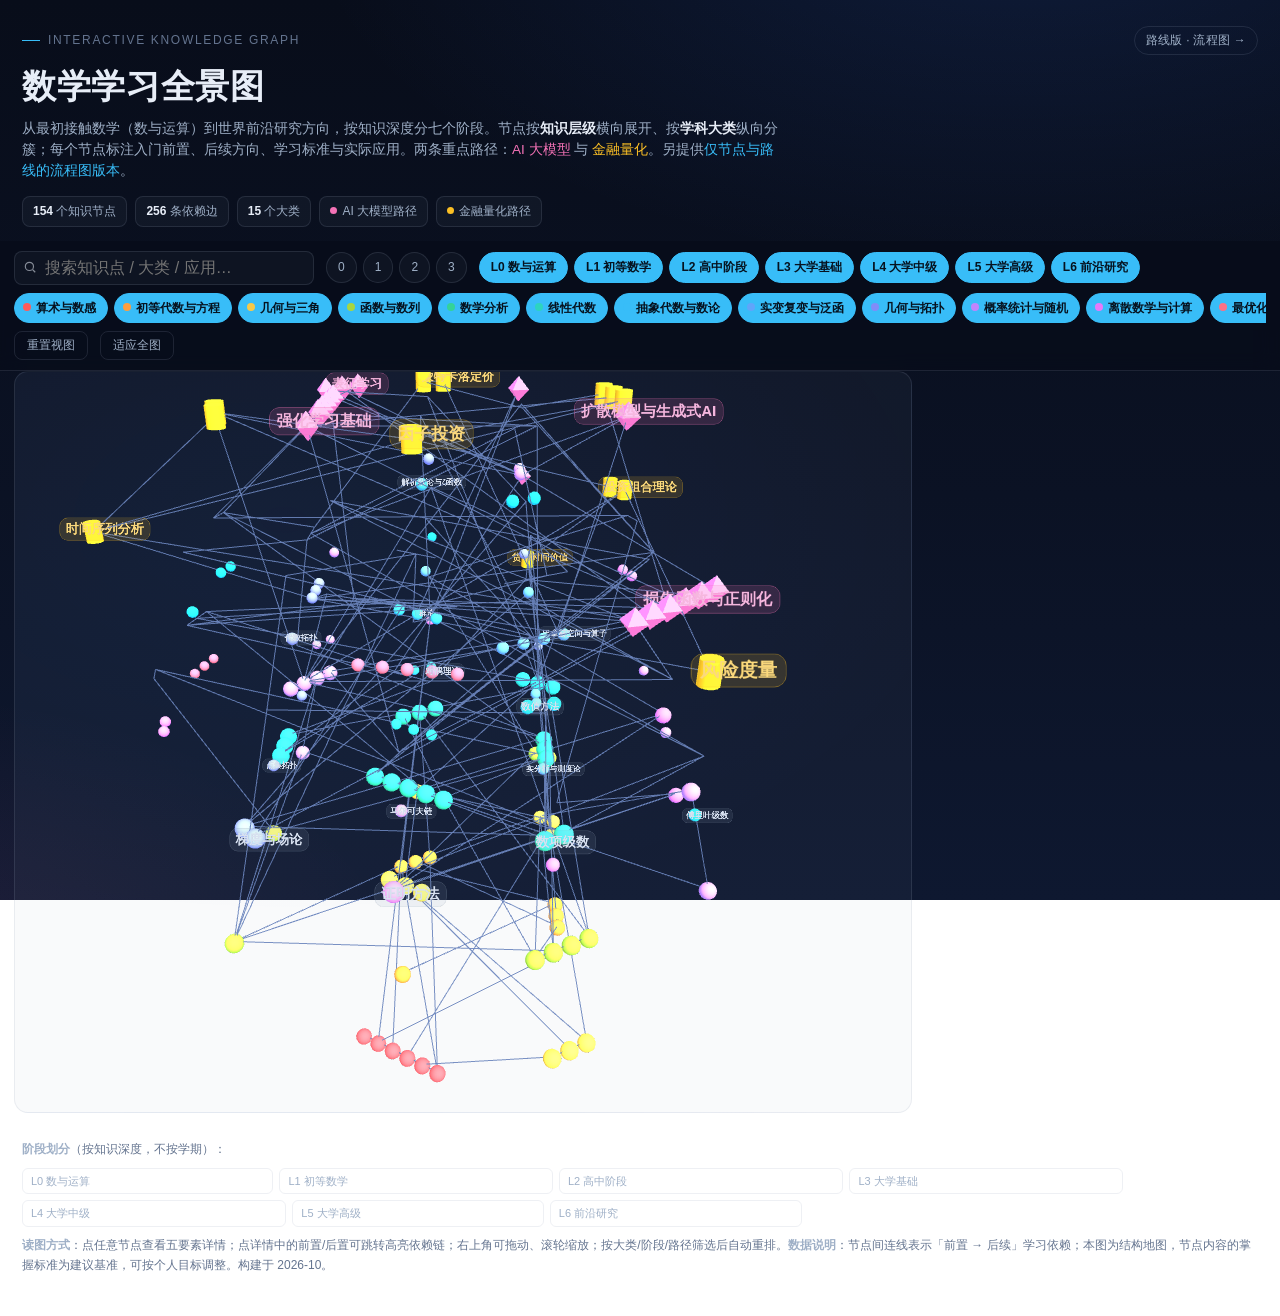
<file: index.html>
<!DOCTYPE html>
<html lang="zh-CN">
<head>
  <meta charset="utf-8">
  <meta name="viewport" content="width=device-width, initial-scale=1">
  <title>数学学习全景图</title>
  <link rel="icon" href="data:image/svg+xml,%3Csvg xmlns=%22http://www.w3.org/2000/svg%22 viewBox=%220 0 64 64%22%3E%3Crect width=%2264%22 height=%2264%22 rx=%2214%22 fill=%22%230B1220%22/%3E%3Cpath d=%22M32 10 L52 46 L12 46 Z%22 fill=%22none%22 stroke=%22%2338BDF8%22 stroke-width=%224%22 stroke-linejoin=%22round%22/%3E%3Ccircle cx=%2232%22 cy=%2210%22 r=%224%22 fill=%22%23F472B6%22/%3E%3Ccircle cx=%2252%22 cy=%2246%22 r=%224%22 fill=%22%23FBBF24%22/%3E%3Ccircle cx=%2212%22 cy=%2246%22 r=%224%22 fill=%22%2334D399%22/%3E%3C/svg%3E">
  <meta name="description" content="数学学习全景地图：154 个知识节点、256 条前置依赖、15 个大类、L0–L6 七个知识阶段，覆盖从数感到世界前沿，重点标注 AI 大模型与金融量化两条路径。">
  <link rel="stylesheet" href="style.css">
</head>
<body>
<header>
  <div class="kicker">INTERACTIVE KNOWLEDGE GRAPH
    <nav class="navlinks">
      <a class="navlink" href="route.html">路线版 · 流程图 →</a>
    </nav>
  </div>
  <h1>数学学习全景图</h1>
  <div class="sub">从最初接触数学（数与运算）到世界前沿研究方向，按知识深度分七个阶段。节点按<strong style="color:var(--txt)">知识层级</strong>横向展开、按<strong style="color:var(--txt)">学科大类</strong>纵向分簇；每个节点标注入门前置、后续方向、学习标准与实际应用。两条重点路径：<span style="color:#F472B6">AI 大模型</span> 与 <span style="color:#FBBF24">金融量化</span>。另提供<a href="route.html" style="color:var(--accent);text-decoration:none">仅节点与路线的流程图版本</a>。</div>
  <div class="stats" id="stats"></div>
</header>

<div class="controls">
  <div class="ctrl-inner">
    <div class="search">
      <svg width="14" height="14" viewBox="0 0 24 24" fill="none" stroke="currentColor" stroke-width="2"><circle cx="11" cy="11" r="7"/><path d="M21 21l-4.3-4.3"/></svg>
      <input id="q" type="text" placeholder="搜索知识点 / 大类 / 应用…" autocomplete="off">
    </div>
    <div class="chiprow" id="branchRow"></div>
    <div class="chiprow" id="levelRow"></div>
    <div class="chiprow" id="catRow"></div>
    <button class="btn" id="resetBtn">重置视图</button>
    <button class="btn" id="fitBtn">适应全图</button>
  </div>
</div>

<main class="stage">
  <div id="chart" role="img" aria-label="数学知识依赖关系网络图"></div>
  <aside id="detail"></aside>
</main>

<footer>
  <div><b>阶段划分</b>（按知识深度，不按学期）：</div>
  <div class="lv-bar" id="lvBar"></div>
  <div style="margin-top:8px"><b>读图方式</b>：点任意节点查看五要素详情；点详情中的前置/后置可跳转高亮依赖链；右上角可拖动、滚轮缩放；按大类/阶段/路径筛选后自动重排。<b>数据说明</b>：节点间连线表示「前置 → 后续」学习依赖；本图为结构地图，节点内容的掌握标准为建议基准，可按个人目标调整。构建于 2026-10。</div>
</footer>
  <script src="lib/three.min.js"></script>
  <script src="lib/OrbitControls.js"></script>
  <script src="app.js"></script>
</body>
</html>
</file>
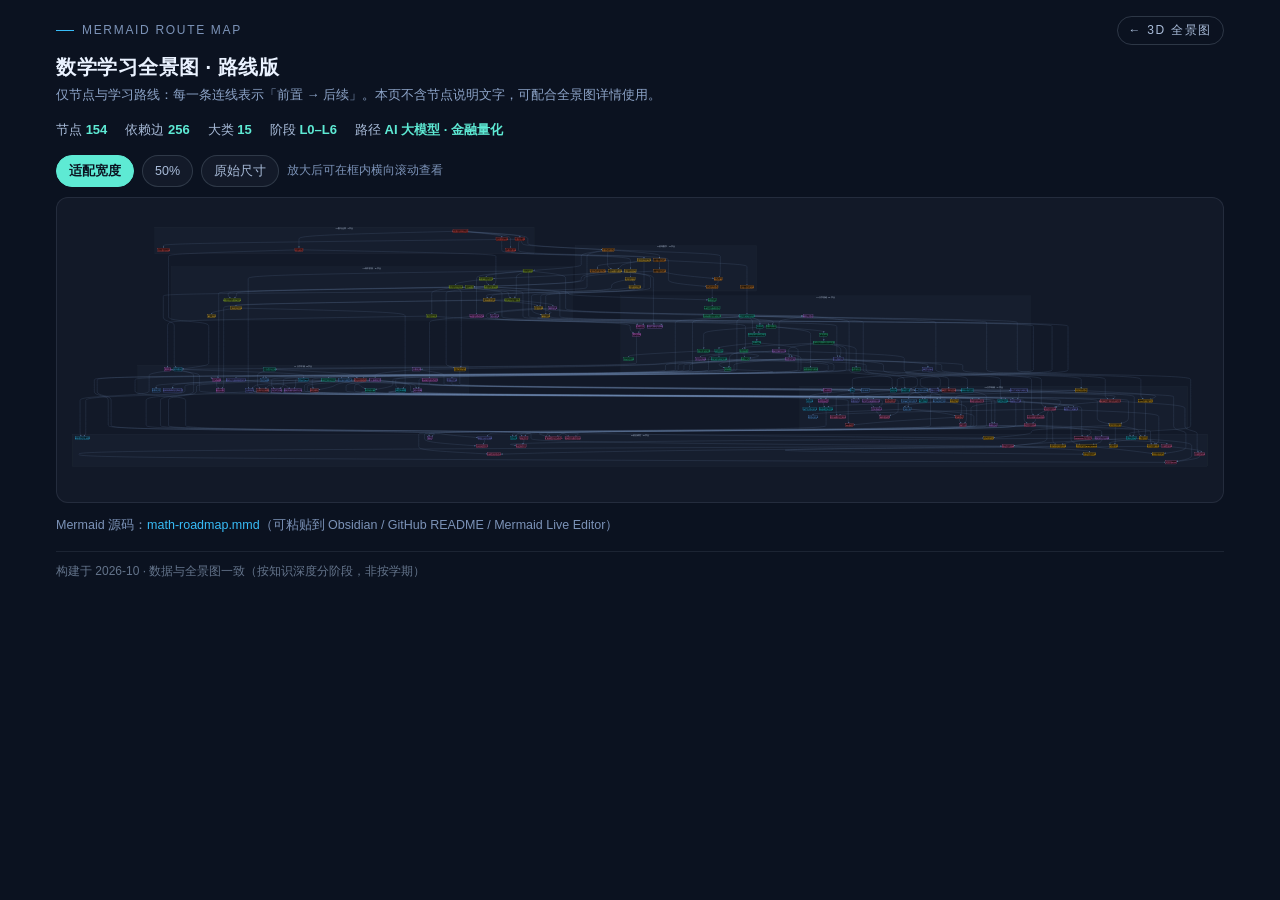
<file: route.html>
<!DOCTYPE html>
<html lang="zh-CN">
<head>
<meta charset="utf-8">
<meta name="viewport" content="width=device-width, initial-scale=1">
<title>数学学习全景图 · 路线版</title>
<meta name="description" content="数学知识依赖路线图（Mermaid 流程图）：154 个节点、256 条前置→后续依赖、15 个大类、L0–L6 七个阶段，仅含节点与路线。">
<link rel="icon" href="data:image/svg+xml,%3Csvg xmlns=%22http://www.w3.org/2000/svg%22 viewBox=%220 0 64 64%22%3E%3Crect width=%2264%22 height=%2264%22 rx=%2214%22 fill=%22%230B1220%22/%3E%3Cpath d=%22M32 10 L52 46 L12 46 Z%22 fill=%22none%22 stroke=%22%2338BDF8%22 stroke-width=%224%22 stroke-linejoin=%22round%22/%3E%3Ccircle cx=%2232%22 cy=%2210%22 r=%224%22 fill=%22%23F472B6%22/%3E%3Ccircle cx=%2252%22 cy=%2246%22 r=%224%22 fill=%22%23FBBF24%22/%3E%3Ccircle cx=%2212%22 cy=%2246%22 r=%224%22 fill=%22%2334D399%22/%3E%3C/svg%3E">
<style>
  *{box-sizing:border-box}
  html,body{margin:0;padding:0}
  body{
    background:#0B1220;color:#D8E1F0;
    font-family:-apple-system,"PingFang SC","Microsoft YaHei",sans-serif;
    font-size:14px;line-height:1.6;
  }
  .wrap{max-width:1200px;margin:0 auto;padding:16px}
  header h1{font-size:20px;margin:0 0 2px;letter-spacing:.5px;color:#EAF2FF}
  header p{margin:0 0 14px;color:#8CA3C7;font-size:13px}
  .meta{display:flex;flex-wrap:wrap;gap:8px 18px;margin:0 0 14px;font-size:13px;color:#A9BCD9}
  .meta b{color:#5EEAD4;font-weight:600}
  .stage{
    background:rgba(148,163,184,.05);
    border:1px solid rgba(148,163,184,.14);
    border-radius:12px;
    overflow:auto;
    padding:14px;
    -webkit-overflow-scrolling:touch;
    touch-action:pan-x pan-y;
  }
  .stage .mermaid{
    width:max-content;
    min-width:0;
    text-align:left;
  }
  .stage svg{max-width:none !important}
  .src-note{
    margin-top:12px;color:#7C93B8;font-size:12.5px;
  }
  .src-note a{color:#38BDF8;text-decoration:none}
  footer{margin-top:16px;color:#64748B;font-size:12px;border-top:1px solid rgba(148,163,184,.12);padding-top:10px}
  .kicker{font-size:12px;letter-spacing:.14em;color:#7C93B8;display:flex;align-items:center;gap:8px;margin-bottom:6px}
  .kicker::before{content:"";width:18px;height:1px;background:#38BDF8}
  .navlinks{margin-left:auto;display:flex;gap:8px}
  .navlink{font-size:12px;color:#A9BCD9;text-decoration:none;border:1px solid rgba(148,163,184,.25);border-radius:999px;padding:4px 11px;white-space:nowrap;transition:all .18s}
  .navlink:hover{color:#EAF2FF;border-color:rgba(56,189,248,.55);background:rgba(56,189,248,.08)}
  .zoombar{display:flex;align-items:center;gap:8px;margin:0 0 10px;flex-wrap:wrap}
  .zbtn{
    font:inherit;font-size:12.5px;color:#A9BCD9;background:rgba(148,163,184,.06);
    border:1px solid rgba(148,163,184,.22);border-radius:999px;padding:5px 12px;cursor:pointer;
    transition:all .18s;
  }
  .zbtn:hover{color:#EAF2FF;border-color:rgba(56,189,248,.5)}
  .zbtn.active{color:#0B1220;background:#5EEAD4;border-color:#5EEAD4;font-weight:600}
  .zhint{font-size:12px;color:#7C93B8}
  #err{display:none;position:sticky;top:0;background:#2B1016;color:#FFE4E6;border:1px solid rgba(248,113,113,.5);border-radius:10px;padding:14px 16px;margin:0 0 12px;font-size:14px;line-height:1.7;white-space:pre-wrap;z-index:50}
</style>
</head>
<body>
<div class="wrap">
  <header>
    <div class="kicker">MERMAID ROUTE MAP<nav class="navlinks"><a class="navlink" href="index.html">← 3D 全景图</a></nav></div>
    <h1>数学学习全景图 · 路线版</h1>
    <p>仅节点与学习路线：每一条连线表示「前置 → 后续」。本页不含节点说明文字，可配合全景图详情使用。</p>
  </header>
  <div class="meta">
    <span>节点 <b>154</b></span>
    <span>依赖边 <b>256</b></span>
    <span>大类 <b>15</b></span>
    <span>阶段 <b>L0–L6</b></span>
    <span>路径 <b>AI 大模型 · 金融量化</b></span>
  </div>
  <div class="zoombar" id="zoombar">
    <button data-z="fit" class="zbtn active">适配宽度</button>
    <button data-z="half" class="zbtn">50%</button>
    <button data-z="full" class="zbtn">原始尺寸</button>
    <span class="zhint">放大后可在框内横向滚动查看</span>
  </div>
  <div id="err">Mermaid 渲染失败，请刷新页面重试；也可直接使用 math-roadmap.mmd 源码。</div>
  <div class="stage">
<pre class="mermaid">

flowchart TD
  %% 数学学习全景图 · 无说明路线版（154 节点 / 256 边 / 15 大类 / L0-L6）
  classDef cat0 fill:#230C0C,stroke:#FF5B5B,stroke-width:1.2px,color:#FF5B5B
  classDef cat1 fill:#231608,stroke:#FF9E3D,stroke-width:1.2px,color:#FF9E3D
  classDef cat2 fill:#221C0A,stroke:#F7C948,stroke-width:1.2px,color:#F7C948
  classDef cat3 fill:#171D08,stroke:#A8D640,stroke-width:1.2px,color:#A8D640
  classDef cat4 fill:#071D15,stroke:#34D399,stroke-width:1.2px,color:#34D399
  classDef cat5 fill:#061D1A,stroke:#2DD4BF,stroke-width:1.2px,color:#2DD4BF
  classDef cat6 fill:#071A22,stroke:#38BDF8,stroke-width:1.2px,color:#38BDF8
  classDef cat7 fill:#0D1723,stroke:#60A5FA,stroke-width:1.2px,color:#60A5FA
  classDef cat8 fill:#121322,stroke:#818CF8,stroke-width:1.2px,color:#818CF8
  classDef cat9 fill:#1A1223,stroke:#C084FC,stroke-width:1.2px,color:#C084FC
  classDef cat10 fill:#201022,stroke:#E879F9,stroke-width:1.2px,color:#E879F9
  classDef cat11 fill:#230F12,stroke:#FB7185,stroke-width:1.2px,color:#FB7185
  classDef cat12 fill:#041D21,stroke:#22D3EE,stroke-width:1.2px,color:#22D3EE
  classDef cat13 fill:#220F19,stroke:#F472B6,stroke-width:1.2px,color:#F472B6
  classDef cat14 fill:#231A05,stroke:#FBBF24,stroke-width:1.2px,color:#FBBF24
  subgraph L0[&quot;L0 数与运算 · 6 节点&quot;]
    num-natural[&quot;自然数与四则运算&quot;]
    fraction-decimal[&quot;分数与小数&quot;]
    ratio-percent[&quot;百分数与比例&quot;]
    neg-number[&quot;负数与数轴&quot;]
    power-root[&quot;幂与根式&quot;]
    geometry-intro[&quot;几何图形认知&quot;]
  end
  class num-natural cat0;
  class fraction-decimal cat0;
  class ratio-percent cat0;
  class neg-number cat0;
  class power-root cat0;
  class geometry-intro cat0;
  subgraph L1[&quot;L1 初等数学 · 12 节点&quot;]
    algebra-basic[&quot;代数式与整式&quot;]
    linear-eq[&quot;一元一次方程&quot;]
    linear-system[&quot;二元一次方程组&quot;]
    quadratic-eq[&quot;一元二次方程&quot;]
    inequality[&quot;不等式与不等式组&quot;]
    factorization[&quot;因式分解&quot;]
    rational-expression[&quot;分式与有理式&quot;]
    plane-geometry[&quot;平面几何基础&quot;]
    congruent-similar[&quot;全等与相似&quot;]
    circle-geo[&quot;圆与圆幂定理&quot;]
    number-line-coord[&quot;平面直角坐标系&quot;]
    linear-func[&quot;一次函数与图像&quot;]
  end
  class algebra-basic cat1;
  class linear-eq cat1;
  class linear-system cat1;
  class quadratic-eq cat1;
  class inequality cat1;
  class factorization cat1;
  class rational-expression cat1;
  class plane-geometry cat2;
  class congruent-similar cat2;
  class circle-geo cat2;
  class number-line-coord cat2;
  class linear-func cat2;
  subgraph L2[&quot;L2 高中阶段 · 16 节点&quot;]
    trig-basic[&quot;三角函数初步&quot;]
    trig-identity[&quot;三角恒等变换&quot;]
    solve-triangle[&quot;解三角形&quot;]
    vector-basic[&quot;平面向量&quot;]
    analytic-geo[&quot;解析几何&quot;]
    quadratic-func[&quot;二次函数&quot;]
    set-map[&quot;集合与映射&quot;]
    func-concept[&quot;函数概念与性质&quot;]
    exponent-log[&quot;指数与对数函数&quot;]
    func-analysis[&quot;函数综合与图像变换&quot;]
    sequence[&quot;数列与等差等比&quot;]
    induction[&quot;数学归纳法&quot;]
    permute-combine[&quot;排列组合与二项式&quot;]
    prob-basic[&quot;概率初步&quot;]
    stat-basic[&quot;统计初步&quot;]
    logic-proposition[&quot;命题与谓词逻辑&quot;]
  end
  class trig-basic cat2;
  class trig-identity cat2;
  class solve-triangle cat2;
  class vector-basic cat2;
  class analytic-geo cat2;
  class quadratic-func cat3;
  class set-map cat3;
  class func-concept cat3;
  class exponent-log cat3;
  class func-analysis cat3;
  class sequence cat3;
  class induction cat3;
  class permute-combine cat3;
  class prob-basic cat9;
  class stat-basic cat9;
  class logic-proposition cat10;
  subgraph L3[&quot;L3 大学基础 · 28 节点&quot;]
    limit-basic[&quot;极限初步&quot;]
    limit-epsilon[&quot;ε-δ语言与极限理论&quot;]
    continuity[&quot;连续函数与介值定理&quot;]
    derivative-basic[&quot;导数与微分&quot;]
    mean-value[&quot;微分中值定理&quot;]
    lhopital[&quot;洛必达法则&quot;]
    taylor[&quot;泰勒公式&quot;]
    func-extreme[&quot;函数极值与最值&quot;]
    integral-basic[&quot;不定积分&quot;]
    definite-integral[&quot;定积分与微积分基本定理&quot;]
    improper-integral[&quot;反常积分&quot;]
    series-basic[&quot;数项级数&quot;]
    power-series[&quot;幂级数&quot;]
    linear-algebra[&quot;线性方程组与矩阵&quot;]
    determinant[&quot;行列式&quot;]
    matrix-rank[&quot;矩阵的秩与线性相关&quot;]
    vector-space[&quot;向量空间&quot;]
    linear-map[&quot;线性变换&quot;]
    eigen[&quot;特征值与特征向量&quot;]
    multivariable-calc[&quot;多元微积分&quot;]
    gradient-vector[&quot;梯度与场论&quot;]
    prob-axiom[&quot;概率公理化&quot;]
    random-var[&quot;随机变量与分布&quot;]
    common-dist[&quot;常见分布族&quot;]
    expectation[&quot;期望与方差&quot;]
    data-viz[&quot;数据可视化与探索&quot;]
    proof-methods[&quot;证明方法&quot;]
    graphtheory-basic[&quot;图论基础&quot;]
  end
  class limit-basic cat4;
  class limit-epsilon cat4;
  class continuity cat4;
  class derivative-basic cat4;
  class mean-value cat4;
  class lhopital cat4;
  class taylor cat4;
  class func-extreme cat4;
  class integral-basic cat4;
  class definite-integral cat4;
  class improper-integral cat4;
  class series-basic cat4;
  class power-series cat4;
  class linear-algebra cat5;
  class determinant cat5;
  class matrix-rank cat5;
  class vector-space cat5;
  class linear-map cat5;
  class eigen cat5;
  class multivariable-calc cat8;
  class gradient-vector cat8;
  class prob-axiom cat9;
  class random-var cat9;
  class common-dist cat9;
  class expectation cat9;
  class data-viz cat9;
  class proof-methods cat10;
  class graphtheory-basic cat10;
  subgraph L4[&quot;L4 大学中级 · 26 节点&quot;]
    quadratic-form[&quot;二次型与正定&quot;]
    inner-product[&quot;内积空间与正交&quot;]
    svd[&quot;奇异值分解&quot;]
    number-theory-basic[&quot;初等数论&quot;]
    modular-crypto[&quot;同余与RSA&quot;]
    real-analysis[&quot;实分析与测度论&quot;]
    complex-analysis[&quot;复变函数&quot;]
    residue[&quot;留数定理&quot;]
    multiple-integral[&quot;重积分与曲线曲面积分&quot;]
    stokes[&quot;格林高斯斯托克斯定理&quot;]
    ode-basic[&quot;常微分方程&quot;]
    topology-basic[&quot;点集拓扑&quot;]
    law-large-num[&quot;大数定律&quot;]
    clt[&quot;中心极限定理&quot;]
    joint-dist[&quot;随机向量与条件分布&quot;]
    markov-chain[&quot;马尔可夫链&quot;]
    statistics-infer[&quot;统计推断&quot;]
    graphalgo[&quot;图算法&quot;]
    combin-counting[&quot;组合计数&quot;]
    generating-func[&quot;生成函数&quot;]
    automata[&quot;自动机与形式语言&quot;]
    optimization-basic[&quot;优化问题建模&quot;]
    convex-basic[&quot;凸集与凸函数&quot;]
    linear-program[&quot;线性规划&quot;]
    fourier-series[&quot;傅里叶级数&quot;]
    time-value[&quot;货币时间价值&quot;]
  end
  class quadratic-form cat5;
  class inner-product cat5;
  class svd cat5;
  class number-theory-basic cat6;
  class modular-crypto cat6;
  class real-analysis cat7;
  class complex-analysis cat7;
  class residue cat7;
  class multiple-integral cat8;
  class stokes cat8;
  class ode-basic cat8;
  class topology-basic cat8;
  class law-large-num cat9;
  class clt cat9;
  class joint-dist cat9;
  class markov-chain cat9;
  class statistics-infer cat9;
  class graphalgo cat10;
  class combin-counting cat10;
  class generating-func cat10;
  class automata cat10;
  class optimization-basic cat11;
  class convex-basic cat11;
  class linear-program cat11;
  class fourier-series cat12;
  class time-value cat14;
  subgraph L5[&quot;L5 大学高级 · 41 节点&quot;]
    group-theory[&quot;群论&quot;]
    ring-field[&quot;环与域&quot;]
    galois[&quot;伽罗瓦理论初步&quot;]
    lp-space[&quot;Lp空间与收敛&quot;]
    conformal-mapping[&quot;共形映射&quot;]
    banach-space[&quot;巴拿赫空间与算子&quot;]
    hilbert-space[&quot;希尔伯特空间&quot;]
    functional-analysis[&quot;泛函分析&quot;]
    spectrum[&quot;谱理论初步&quot;]
    ode-system[&quot;微分方程组与稳定性&quot;]
    pde-basic[&quot;偏微分方程&quot;]
    pde-solve[&quot;偏微分方程解法&quot;]
    differential-geometry[&quot;微分几何&quot;]
    algebraic-topology[&quot;代数拓扑&quot;]
    mcmc[&quot;马尔可夫链蒙特卡洛&quot;]
    brownian-motion[&quot;布朗运动&quot;]
    bayesian-stat[&quot;贝叶斯统计&quot;]
    computability[&quot;可计算性&quot;]
    complexity[&quot;计算复杂度&quot;]
    duality[&quot;对偶理论&quot;]
    kkt[&quot;KKT条件&quot;]
    convex-opt[&quot;凸优化算法&quot;]
    gradient-descent[&quot;梯度下降与变体&quot;]
    sgd[&quot;随机梯度下降与在线学习&quot;]
    fourier-transform[&quot;傅里叶变换&quot;]
    fft[&quot;快速傅里叶变换&quot;]
    info-theory[&quot;信息论&quot;]
    numerical-methods[&quot;数值方法&quot;]
    monte-carlo[&quot;蒙特卡洛方法&quot;]
    dynamical-systems[&quot;动力系统&quot;]
    ml-basics[&quot;机器学习基础&quot;]
    loss-func[&quot;损失函数与正则化&quot;]
    backprop[&quot;反向传播与自动微分&quot;]
    deep-learning[&quot;深度学习基础&quot;]
    prob-graph[&quot;概率图模型&quot;]
    kernel-methods[&quot;核方法&quot;]
    pca-embedding[&quot;降维与表示学习&quot;]
    portfolio-theory[&quot;投资组合理论&quot;]
    capm[&quot;CAPM与因子模型&quot;]
    risk-metrics[&quot;风险度量&quot;]
    time-series[&quot;时间序列分析&quot;]
  end
  class group-theory cat6;
  class ring-field cat6;
  class galois cat6;
  class lp-space cat7;
  class conformal-mapping cat7;
  class banach-space cat7;
  class hilbert-space cat7;
  class functional-analysis cat7;
  class spectrum cat7;
  class ode-system cat8;
  class pde-basic cat8;
  class pde-solve cat8;
  class differential-geometry cat8;
  class algebraic-topology cat8;
  class mcmc cat9;
  class brownian-motion cat9;
  class bayesian-stat cat9;
  class computability cat10;
  class complexity cat10;
  class duality cat11;
  class kkt cat11;
  class convex-opt cat11;
  class gradient-descent cat11;
  class sgd cat11;
  class fourier-transform cat12;
  class fft cat12;
  class info-theory cat12;
  class numerical-methods cat12;
  class monte-carlo cat12;
  class dynamical-systems cat12;
  class ml-basics cat13;
  class loss-func cat13;
  class backprop cat13;
  class deep-learning cat13;
  class prob-graph cat13;
  class kernel-methods cat13;
  class pca-embedding cat13;
  class portfolio-theory cat14;
  class capm cat14;
  class risk-metrics cat14;
  class time-series cat14;
  subgraph L6[&quot;L6 前沿研究 · 25 节点&quot;]
    analytic-number-theory[&quot;解析数论与ζ函数&quot;]
    riemann-geometry[&quot;黎曼几何与张量&quot;]
    stochastic-calc[&quot;随机积分与伊藤&quot;]
    martingale[&quot;鞅论&quot;]
    control-theory[&quot;控制论基础&quot;]
    variational-calc[&quot;变分法&quot;]
    representation-learning[&quot;表征学习&quot;]
    transformer[&quot;Transformer与注意力&quot;]
    llm-arch[&quot;大模型架构&quot;]
    llm-training[&quot;大模型训练&quot;]
    alignment[&quot;对齐与RLHF&quot;]
    diffusion[&quot;扩散模型与生成式AI&quot;]
    llm-inference[&quot;大模型推理优化&quot;]
    crypto-app[&quot;密码学与数学安全&quot;]
    geometric-deep-learning[&quot;几何深度学习&quot;]
    self-supervised[&quot;自监督学习&quot;]
    rl-basics[&quot;强化学习基础&quot;]
    black-scholes[&quot;期权定价与Black-Scholes&quot;]
    garch[&quot;波动率模型&quot;]
    factor-investing[&quot;因子投资&quot;]
    market-micro[&quot;市场微结构与高频&quot;]
    stat-arb[&quot;统计套利&quot;]
    ml-quant[&quot;机器学习量化&quot;]
    rl-trading[&quot;强化学习交易&quot;]
    mc-pricing[&quot;蒙特卡洛定价&quot;]
  end
  class analytic-number-theory cat6;
  class riemann-geometry cat8;
  class stochastic-calc cat9;
  class martingale cat9;
  class control-theory cat12;
  class variational-calc cat12;
  class representation-learning cat13;
  class transformer cat13;
  class llm-arch cat13;
  class llm-training cat13;
  class alignment cat13;
  class diffusion cat13;
  class llm-inference cat13;
  class crypto-app cat13;
  class geometric-deep-learning cat13;
  class self-supervised cat13;
  class rl-basics cat13;
  class black-scholes cat14;
  class garch cat14;
  class factor-investing cat14;
  class market-micro cat14;
  class stat-arb cat14;
  class ml-quant cat14;
  class rl-trading cat14;
  class mc-pricing cat14;
  num-natural --&gt; fraction-decimal
  fraction-decimal --&gt; ratio-percent
  num-natural --&gt; neg-number
  num-natural --&gt; power-root
  num-natural --&gt; geometry-intro
  num-natural --&gt; algebra-basic
  fraction-decimal --&gt; algebra-basic
  algebra-basic --&gt; linear-eq
  linear-eq --&gt; linear-system
  linear-eq --&gt; quadratic-eq
  linear-eq --&gt; inequality
  algebra-basic --&gt; factorization
  quadratic-eq --&gt; factorization
  factorization --&gt; rational-expression
  fraction-decimal --&gt; rational-expression
  geometry-intro --&gt; plane-geometry
  plane-geometry --&gt; congruent-similar
  congruent-similar --&gt; circle-geo
  neg-number --&gt; number-line-coord
  number-line-coord --&gt; linear-func
  algebra-basic --&gt; linear-func
  quadratic-eq --&gt; quadratic-func
  linear-func --&gt; quadratic-func
  congruent-similar --&gt; trig-basic
  circle-geo --&gt; trig-basic
  trig-basic --&gt; trig-identity
  trig-identity --&gt; solve-triangle
  number-line-coord --&gt; vector-basic
  trig-basic --&gt; vector-basic
  vector-basic --&gt; analytic-geo
  linear-func --&gt; analytic-geo
  circle-geo --&gt; analytic-geo
  algebra-basic --&gt; set-map
  set-map --&gt; func-concept
  linear-func --&gt; func-concept
  power-root --&gt; exponent-log
  func-concept --&gt; exponent-log
  quadratic-func --&gt; func-analysis
  exponent-log --&gt; func-analysis
  func-concept --&gt; sequence
  sequence --&gt; induction
  set-map --&gt; permute-combine
  sequence --&gt; permute-combine
  permute-combine --&gt; prob-basic
  prob-basic --&gt; stat-basic
  exponent-log --&gt; limit-basic
  rational-expression --&gt; limit-basic
  limit-basic --&gt; limit-epsilon
  limit-epsilon --&gt; continuity
  continuity --&gt; derivative-basic
  quadratic-func --&gt; derivative-basic
  derivative-basic --&gt; mean-value
  mean-value --&gt; lhopital
  mean-value --&gt; taylor
  series-basic --&gt; taylor
  derivative-basic --&gt; func-extreme
  derivative-basic --&gt; integral-basic
  integral-basic --&gt; definite-integral
  definite-integral --&gt; improper-integral
  sequence --&gt; series-basic
  definite-integral --&gt; series-basic
  series-basic --&gt; power-series
  taylor --&gt; power-series
  linear-system --&gt; linear-algebra
  vector-basic --&gt; linear-algebra
  linear-algebra --&gt; determinant
  determinant --&gt; matrix-rank
  linear-algebra --&gt; matrix-rank
  matrix-rank --&gt; vector-space
  vector-space --&gt; linear-map
  linear-map --&gt; eigen
  eigen --&gt; quadratic-form
  vector-space --&gt; inner-product
  eigen --&gt; svd
  inner-product --&gt; svd
  power-root --&gt; number-theory-basic
  algebra-basic --&gt; number-theory-basic
  number-theory-basic --&gt; modular-crypto
  modular-crypto --&gt; group-theory
  set-map --&gt; group-theory
  group-theory --&gt; ring-field
  ring-field --&gt; galois
  complex-analysis --&gt; analytic-number-theory
  number-theory-basic --&gt; analytic-number-theory
  improper-integral --&gt; real-analysis
  series-basic --&gt; real-analysis
  real-analysis --&gt; lp-space
  taylor --&gt; complex-analysis
  power-series --&gt; complex-analysis
  complex-analysis --&gt; residue
  complex-analysis --&gt; conformal-mapping
  lp-space --&gt; banach-space
  lp-space --&gt; hilbert-space
  inner-product --&gt; hilbert-space
  banach-space --&gt; functional-analysis
  hilbert-space --&gt; functional-analysis
  functional-analysis --&gt; spectrum
  definite-integral --&gt; multivariable-calc
  analytic-geo --&gt; multivariable-calc
  multivariable-calc --&gt; gradient-vector
  multivariable-calc --&gt; multiple-integral
  multiple-integral --&gt; stokes
  definite-integral --&gt; ode-basic
  ode-basic --&gt; ode-system
  ode-system --&gt; pde-basic
  fourier-series --&gt; pde-basic
  pde-basic --&gt; pde-solve
  fourier-transform --&gt; pde-solve
  multivariable-calc --&gt; differential-geometry
  analytic-geo --&gt; differential-geometry
  real-analysis --&gt; topology-basic
  set-map --&gt; topology-basic
  topology-basic --&gt; algebraic-topology
  group-theory --&gt; algebraic-topology
  differential-geometry --&gt; riemann-geometry
  linear-algebra --&gt; riemann-geometry
  prob-basic --&gt; prob-axiom
  set-map --&gt; prob-axiom
  prob-axiom --&gt; random-var
  random-var --&gt; common-dist
  random-var --&gt; expectation
  definite-integral --&gt; expectation
  expectation --&gt; law-large-num
  law-large-num --&gt; clt
  expectation --&gt; joint-dist
  multiple-integral --&gt; joint-dist
  random-var --&gt; markov-chain
  linear-algebra --&gt; markov-chain
  markov-chain --&gt; mcmc
  monte-carlo --&gt; mcmc
  clt --&gt; brownian-motion
  markov-chain --&gt; brownian-motion
  brownian-motion --&gt; stochastic-calc
  expectation --&gt; martingale
  brownian-motion --&gt; martingale
  joint-dist --&gt; bayesian-stat
  mcmc --&gt; bayesian-stat
  expectation --&gt; statistics-infer
  clt --&gt; statistics-infer
  stat-basic --&gt; data-viz
  linear-func --&gt; data-viz
  set-map --&gt; logic-proposition
  logic-proposition --&gt; proof-methods
  induction --&gt; proof-methods
  proof-methods --&gt; graphtheory-basic
  vector-basic --&gt; graphtheory-basic
  graphtheory-basic --&gt; graphalgo
  induction --&gt; graphalgo
  permute-combine --&gt; combin-counting
  generating-func --&gt; combin-counting
  sequence --&gt; generating-func
  power-series --&gt; generating-func
  logic-proposition --&gt; automata
  automata --&gt; computability
  computability --&gt; complexity
  graphalgo --&gt; complexity
  func-extreme --&gt; optimization-basic
  quadratic-form --&gt; optimization-basic
  optimization-basic --&gt; convex-basic
  quadratic-form --&gt; convex-basic
  optimization-basic --&gt; linear-program
  linear-algebra --&gt; linear-program
  linear-program --&gt; duality
  functional-analysis --&gt; duality
  duality --&gt; kkt
  convex-basic --&gt; kkt
  convex-basic --&gt; convex-opt
  gradient-descent --&gt; convex-opt
  gradient-vector --&gt; gradient-descent
  optimization-basic --&gt; gradient-descent
  gradient-descent --&gt; sgd
  expectation --&gt; sgd
  trig-identity --&gt; fourier-series
  power-series --&gt; fourier-series
  fourier-series --&gt; fourier-transform
  improper-integral --&gt; fourier-transform
  fourier-transform --&gt; fft
  complexity --&gt; fft
  exponent-log --&gt; info-theory
  prob-axiom --&gt; info-theory
  taylor --&gt; numerical-methods
  linear-algebra --&gt; numerical-methods
  law-large-num --&gt; monte-carlo
  random-var --&gt; monte-carlo
  ode-system --&gt; dynamical-systems
  numerical-methods --&gt; dynamical-systems
  ode-system --&gt; control-theory
  linear-algebra --&gt; control-theory
  functional-analysis --&gt; variational-calc
  pde-basic --&gt; variational-calc
  sgd --&gt; ml-basics
  statistics-infer --&gt; ml-basics
  linear-algebra --&gt; ml-basics
  ml-basics --&gt; loss-func
  info-theory --&gt; loss-func
  ml-basics --&gt; backprop
  gradient-vector --&gt; backprop
  backprop --&gt; deep-learning
  svd --&gt; deep-learning
  joint-dist --&gt; prob-graph
  bayesian-stat --&gt; prob-graph
  hilbert-space --&gt; kernel-methods
  duality --&gt; kernel-methods
  svd --&gt; pca-embedding
  clt --&gt; pca-embedding
  deep-learning --&gt; representation-learning
  pca-embedding --&gt; representation-learning
  deep-learning --&gt; transformer
  fourier-transform --&gt; transformer
  transformer --&gt; llm-arch
  llm-arch --&gt; llm-training
  sgd --&gt; llm-training
  llm-training --&gt; alignment
  control-theory --&gt; alignment
  rl-basics --&gt; alignment
  pde-basic --&gt; diffusion
  monte-carlo --&gt; diffusion
  deep-learning --&gt; diffusion
  llm-arch --&gt; llm-inference
  fft --&gt; llm-inference
  modular-crypto --&gt; crypto-app
  number-theory-basic --&gt; crypto-app
  riemann-geometry --&gt; geometric-deep-learning
  deep-learning --&gt; geometric-deep-learning
  representation-learning --&gt; self-supervised
  transformer --&gt; self-supervised
  control-theory --&gt; rl-basics
  ml-basics --&gt; rl-basics
  markov-chain --&gt; rl-basics
  sequence --&gt; time-value
  exponent-log --&gt; time-value
  expectation --&gt; portfolio-theory
  time-value --&gt; portfolio-theory
  portfolio-theory --&gt; capm
  linear-algebra --&gt; capm
  stochastic-calc --&gt; black-scholes
  pde-solve --&gt; black-scholes
  portfolio-theory --&gt; risk-metrics
  clt --&gt; risk-metrics
  statistics-infer --&gt; time-series
  clt --&gt; time-series
  time-series --&gt; garch
  expectation --&gt; garch
  capm --&gt; factor-investing
  time-series --&gt; factor-investing
  stochastic-calc --&gt; market-micro
  ml-basics --&gt; market-micro
  time-series --&gt; stat-arb
  factor-investing --&gt; stat-arb
  ml-basics --&gt; ml-quant
  factor-investing --&gt; ml-quant
  deep-learning --&gt; ml-quant
  rl-basics --&gt; rl-trading
  market-micro --&gt; rl-trading
  monte-carlo --&gt; mc-pricing
  black-scholes --&gt; mc-pricing

</pre>
  </div>
  <p class="src-note">Mermaid 源码：<a href="math-roadmap.mmd" download>math-roadmap.mmd</a>（可粘贴到 Obsidian / GitHub README / Mermaid Live Editor）</p>
  <footer>构建于 2026-10 · 数据与全景图一致（按知识深度分阶段，非按学期）</footer>
</div>
<script src="lib/mermaid.min.js"></script>
<script>
(function(){
  var err=document.getElementById('err');
  function initZoom(){
    var bar=document.getElementById('zoombar');
    var svg=document.querySelector('.stage svg');
    if(!bar||!svg) return;
    var vb=(svg.getAttribute('viewBox')||'').trim().split(/[\s,]+/);
    var naturalW=parseFloat(vb[2])||7894;
    function apply(mode){
      var stage=document.querySelector('.stage');
      var fitW=Math.max(320, stage.clientWidth-28);
      var w = mode==='fit' ? Math.round(fitW)+'px' : (mode==='half'? Math.round(naturalW*0.5)+'px' : Math.round(naturalW)+'px');
      svg.style.width=w; svg.style.height='auto'; svg.style.maxWidth='none';
      bar.querySelectorAll('.zbtn').forEach(function(b){ b.classList.toggle('active', b.getAttribute('data-z')===mode); });
    }
    bar.addEventListener('click', function(e){
      var t=e.target.closest('.zbtn'); if(!t) return;
      apply(t.getAttribute('data-z'));
      document.querySelector('.stage').scrollLeft=0;
    });
    apply(window.innerWidth<700?'full':'fit');
  }
  try{
    mermaid.initialize({
      startOnLoad:false,
      theme:'dark',
      securityLevel:'strict',
      flowchart:{curve:'basis', nodeSpacing:22, rankSpacing:34, padding:8, htmlLabels:false, useMaxWidth:false},
      themeVariables:{
        darkMode:true,
        background:'transparent',
        primaryColor:'rgba(56,189,248,.08)',
        primaryTextColor:'#C7D6EE',
        primaryBorderColor:'rgba(148,163,184,.3)',
        lineColor:'rgba(120,150,190,.5)',
        fontSize:'12px',
        clusterBkg:'rgba(148,163,184,.035)',
        clusterBorder:'rgba(148,163,184,.22)',
        titleColor:'#C7D6EE',
        edgeLabelBackground:'transparent'
      }
    });
    (function(){
      var src=document.querySelector('pre.mermaid').textContent;
      mermaid.parse(src).then(function(){
        return mermaid.run({querySelector:'.mermaid'});
      }).then(function(){
        initZoom();
      }).catch(function(e){
        var msg=(e&&e.message?e.message:'')+(e&&e.str?(' | str='+e.str):'');
        err.style.display='block';
        err.textContent='PARSER: '+msg;
      });
    })();
  }catch(e){
    err.style.display='block';
    err.textContent='初始化失败：'+e.message;
  }
})();
</script>
</body>
</html>
</file>
<file: style.css>
:root{
    --bg0:#080D1A; --bg1:#0B1224; --bg2:#0E1830;
    --panel:rgba(148,163,184,.055); --line:rgba(148,163,184,.16);
    --txt:#E7EDF7; --txt2:#9FB0C7; --txt3:#64748F;
    --accent:#38BDF8;
    --serif:"Noto Serif SC","Source Han Serif SC","Songti SC",STSong,SimSun,serif;
    --sans:-apple-system,"PingFang SC","Microsoft YaHei","Noto Sans SC",sans-serif;
  }
  *{box-sizing:border-box;margin:0;padding:0}
  html,body{height:100%}
  body{
    background:
      radial-gradient(1200px 600px at 80% -10%, rgba(56,120,255,.14), transparent 60%),
      radial-gradient(900px 500px at -10% 110%, rgba(244,114,182,.09), transparent 60%),
      linear-gradient(180deg,var(--bg0),var(--bg1) 55%,var(--bg2));
    background-attachment:fixed;
    color:var(--txt);
    font-family:var(--sans);
    font-size:14px; line-height:1.55;
    -webkit-font-smoothing:antialiased;
  }
  /* ===== Header ===== */
  header{
    padding:26px 22px 14px;
    max-width:1440px;margin:0 auto;
    animation:hdIn .9s ease both;
  }
  @keyframes hdIn{from{opacity:0;transform:translateY(-8px)}to{opacity:1;transform:none}}
  .kicker{
    font-size:12px;letter-spacing:.14em;color:var(--txt3);
    display:flex;align-items:center;gap:8px;
  }
  .kicker::before{content:"";width:18px;height:1px;background:var(--accent)}
  h1{
    font-family:var(--serif);font-weight:700;
    font-size:clamp(22px,3.4vw,34px);letter-spacing:.02em;
    margin-top:6px;
  }
  .sub{
    color:var(--txt2);margin-top:6px;font-size:13.5px;
    max-width:760px;
  }
  .stats{
    display:flex;flex-wrap:wrap;gap:8px;margin-top:14px;
  }
  .stat{
    font-size:12px;color:var(--txt2);
    border:1px solid var(--line);border-radius:8px;
    padding:5px 10px;background:var(--panel);
  }
  .stat b{color:var(--txt);font-weight:600}
  .dot{display:inline-block;width:7px;height:7px;border-radius:50%;margin-right:5px;vertical-align:1px}
  /* ===== Controls ===== */
  .controls{
    position:sticky;top:0;z-index:30;
    background:rgba(8,13,26,.82);
    backdrop-filter:blur(10px);
    border-bottom:1px solid var(--line);
  }
  .ctrl-inner{
    max-width:1440px;margin:0 auto;
    padding:10px 14px;
    display:flex;flex-wrap:wrap;gap:8px 12px;align-items:center;
  }
  .search{
    flex:1 1 180px;min-width:140px;max-width:300px;
    position:relative;
  }
  .search input{
    width:100%;padding:7px 12px 7px 30px;
    background:var(--panel);border:1px solid var(--line);border-radius:8px;
    color:var(--txt);font-size:16px;outline:none;
  }
  .search input:focus{border-color:var(--accent)}
  .search svg{position:absolute;left:9px;top:9px;opacity:.55;pointer-events:none}
  .chiprow{display:flex;gap:6px;flex-wrap:nowrap;overflow-x:auto;scrollbar-width:none}
  .chiprow::-webkit-scrollbar{display:none}
  .chip{
    flex:0 0 auto;padding:5px 11px;border-radius:999px;
    border:1px solid var(--line);background:var(--panel);
    color:var(--txt2);font-size:12px;cursor:pointer;user-select:none;
    transition:all .15s;
  }
  .chip:hover{border-color:var(--txt3);color:var(--txt)}
  .chip.on{background:var(--accent);border-color:var(--accent);color:#06121f;font-weight:600}
  .chip.cat-dot{padding-left:8px}
  .chip .cd{display:inline-block;width:8px;height:8px;border-radius:50%;margin-right:5px;vertical-align:1px}
  .chip.cat-off{opacity:.45}
  .btn{
    padding:5px 12px;border-radius:8px;border:1px solid var(--line);
    background:transparent;color:var(--txt2);font-size:12px;cursor:pointer;
  }
  .btn:hover{border-color:var(--txt3);color:var(--txt)}
  /* ===== Stage ===== */
  .stage{
    max-width:1440px;margin:0 auto;
    padding:0 14px 10px;
    display:grid;grid-template-columns:1fr 340px;gap:14px;
    align-items:start;
  }
  #chart{
    width:100%;height:calc(100vh - 158px);min-height:420px;
    border:1px solid var(--line);border-radius:14px;
    background:radial-gradient(700px 400px at 30% 20%,rgba(56,120,255,.06),transparent),var(--panel);
  }
  /* ===== Detail panel ===== */
  #detail{
    position:sticky;top:64px;
    border:1px solid var(--line);border-radius:14px;
    background:rgba(13,20,40,.88);backdrop-filter:blur(8px);
    padding:18px 16px;max-height:calc(100vh - 90px);overflow:auto;
    display:none;
  }
  #detail.open{display:block;animation:panIn .25s ease}
  @keyframes panIn{from{opacity:0;transform:translateX(8px)}to{opacity:1;transform:none}}
  .d-head{display:flex;align-items:flex-start;gap:10px;margin-bottom:10px}
  .d-title{flex:1}
  .d-name{font-family:var(--serif);font-size:20px;font-weight:700;line-height:1.3}
  .d-meta{display:flex;flex-wrap:wrap;gap:6px;margin-top:8px}
  .tag{
    font-size:11px;padding:2px 8px;border-radius:6px;
    border:1px solid var(--line);color:var(--txt2);
  }
  .tag.branch-ai{color:#FFB3DD;border-color:rgba(244,114,182,.4);background:rgba(244,114,182,.1)}
  .tag.branch-fin{color:#FFE3A3;border-color:rgba(251,191,36,.4);background:rgba(251,191,36,.09)}
  .tag.lv{color:var(--txt)}
  .d-close{
    flex:0 0 28px;height:28px;border-radius:8px;border:1px solid var(--line);
    background:transparent;color:var(--txt2);font-size:15px;cursor:pointer;
  }
  .d-close:hover{color:var(--txt);border-color:var(--txt3)}
  .d-sec{margin-top:13px}
  .d-sec h4{
    font-size:12px;letter-spacing:.08em;color:var(--txt3);
    display:flex;align-items:center;gap:7px;margin-bottom:6px;
  }
  .d-sec h4::before{content:"";width:6px;height:6px;border-radius:2px;background:var(--accent)}
  .d-sec p{color:var(--txt2);font-size:13px}
  .links{display:flex;flex-wrap:wrap;gap:6px}
  .lk{
    font-size:12px;padding:3px 9px;border-radius:6px;
    border:1px solid var(--line);background:var(--panel);color:var(--txt);
    cursor:pointer;transition:all .15s;
  }
  .lk:hover{border-color:var(--accent);background:rgba(56,189,248,.12)}
  .lk.empty{opacity:.4;cursor:default;border-style:dashed}
  .lk .lk-t{display:block;font-size:10px;color:var(--txt3)}
  .d-hint{font-size:11.5px;color:var(--txt3);margin-top:14px;border-top:1px solid var(--line);padding-top:10px}
  /* ===== Footer ===== */
  footer{
    max-width:1440px;margin:0 auto;padding:16px 22px 40px;
    color:var(--txt3);font-size:12px;line-height:1.7;
  }
  footer b{color:var(--txt2);font-weight:600}
  .lv-bar{display:flex;gap:6px;flex-wrap:wrap;margin:8px 0 2px}
  .lv-item{font-size:11px;color:var(--txt2);border:1px solid var(--line);border-radius:6px;padding:3px 8px}
  .lv-item i{font-style:normal;color:var(--txt)}
  /* ===== Mobile ===== */
  @media (max-width:860px){
    .stage{grid-template-columns:1fr;padding:0 10px 8px}
    #chart{height:64vh;min-height:340px}
    #detail{
      position:fixed;left:10px;right:10px;bottom:10px;top:auto;
      max-height:58vh;border-radius:14px;z-index:40;
      box-shadow:0 10px 40px rgba(0,0,0,.5);
      animation:panUp .25s ease;
    }
    @keyframes panUp{from{opacity:0;transform:translateY(14px)}to{opacity:1;transform:none}}
    header{padding:18px 14px 10px}
    .controls{top:0}
    .ctrl-inner{padding:8px 10px}
  }
  /* ===== 3D 场景 ===== */
  #chart{position:relative;overflow:hidden}
  #chart canvas{display:block;touch-action:none}
  .gl-fail{padding:26px;color:var(--txt2);font-size:13px;line-height:1.7}
  @media (prefers-reduced-motion:reduce){
    *,*::before,*::after{animation:none !important;transition:none !important}
  }

/* ===== 跨视图导航 ===== */
.navlinks{margin-left:auto;display:flex;gap:8px}
.navlink{
  font-size:12px;letter-spacing:.02em;color:var(--txt2);text-decoration:none;
  border:1px solid var(--line);border-radius:999px;padding:4px 11px;
  transition:color .18s,border-color .18s,background .18s;white-space:nowrap;
}
.navlink:hover{color:var(--txt);border-color:rgba(56,189,248,.55);background:rgba(56,189,248,.08)}
@media (max-width:560px){
  .navlink{font-size:11px;padding:3px 9px}
}
</file>
